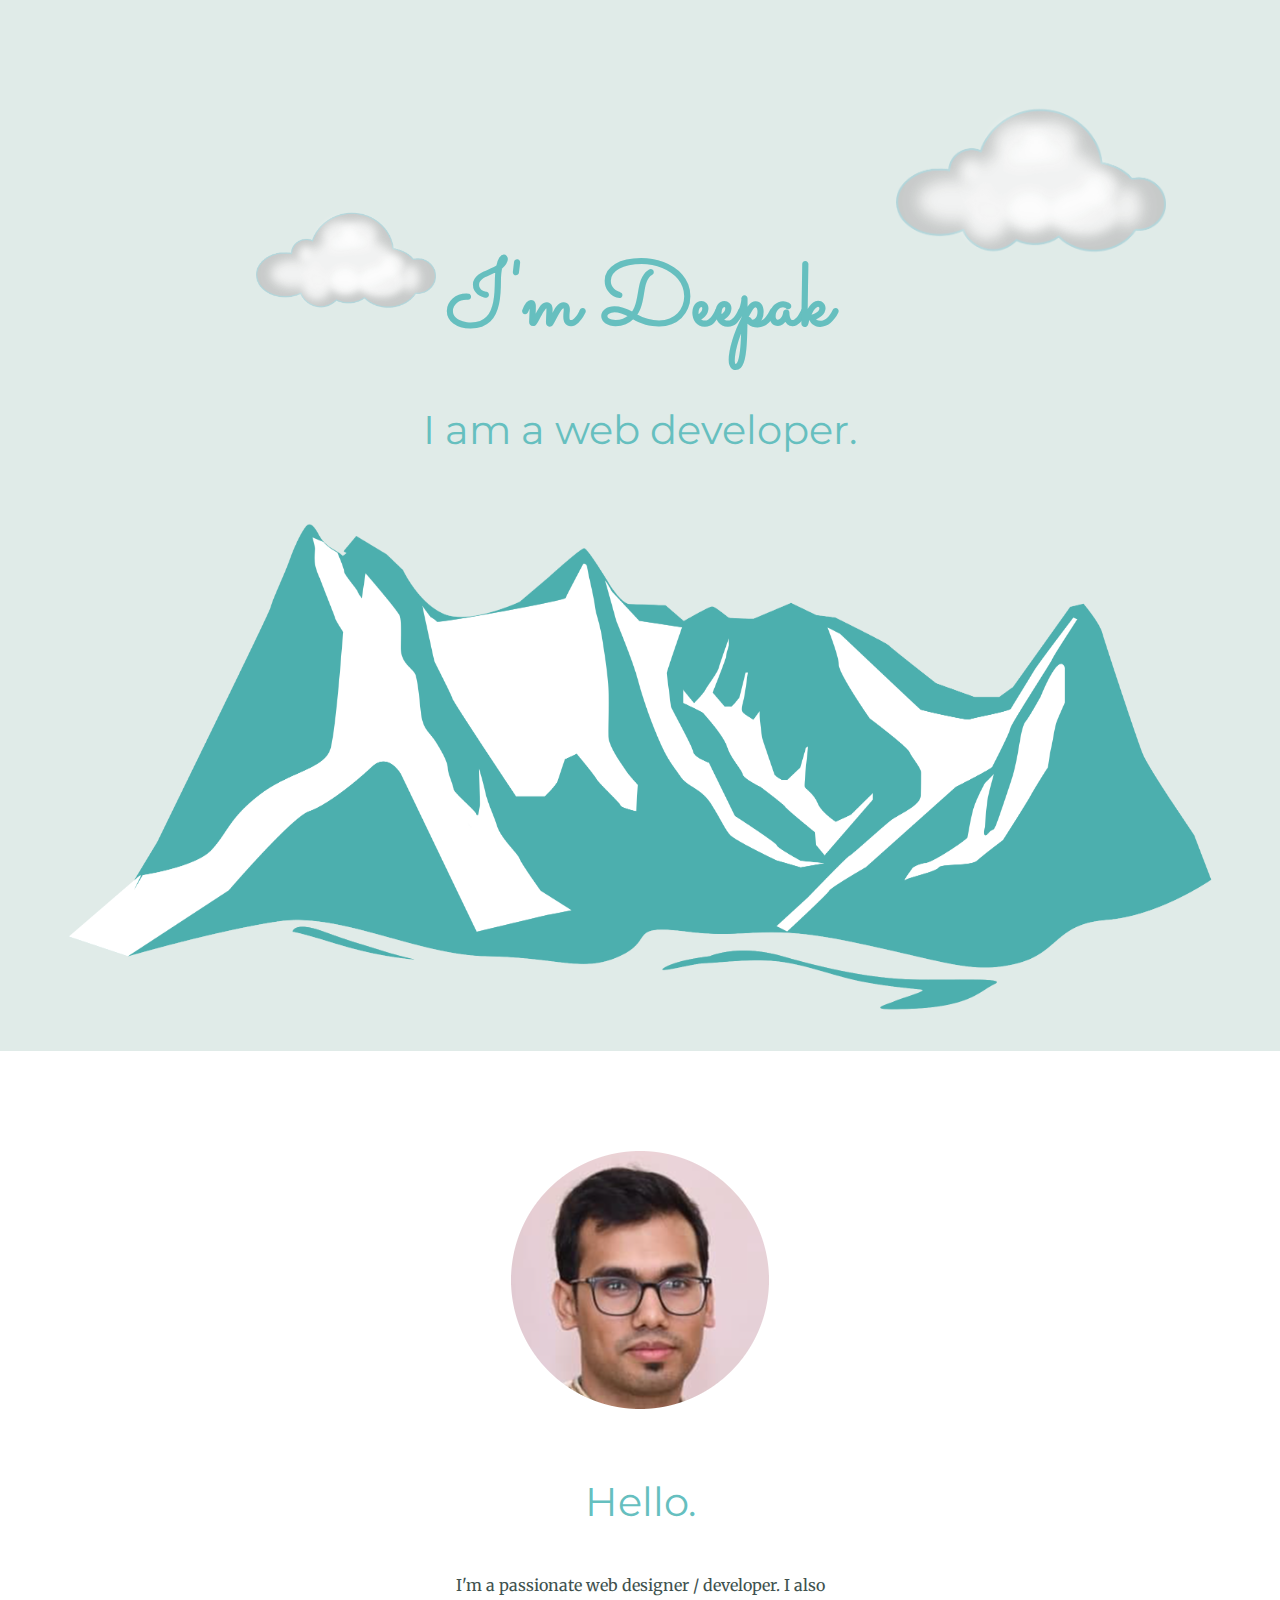
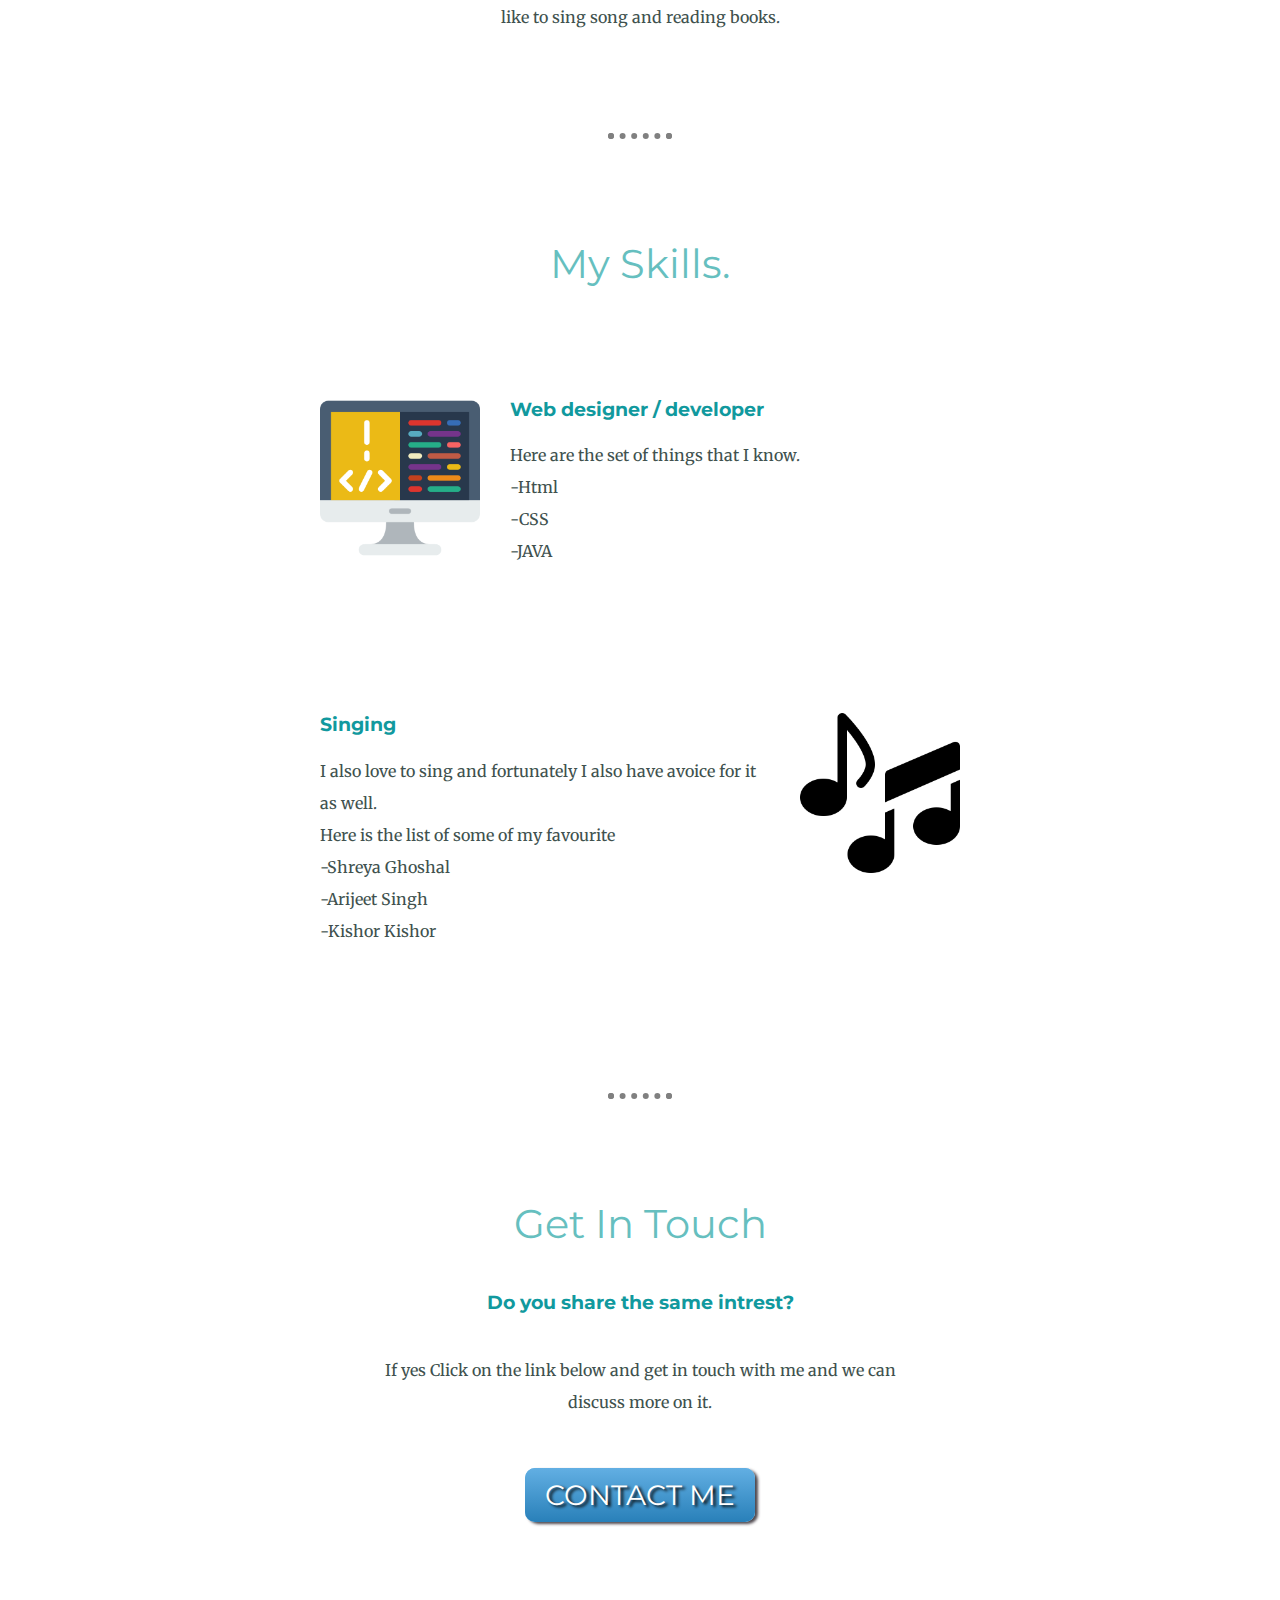
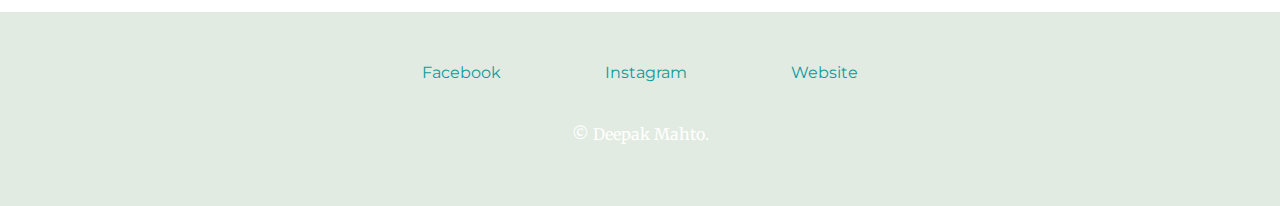
<file: index.html>
<!DOCTYPE html>
<html lang="en" dir="ltr">

<head>
    <meta charset="utf-8">
    <title>Deepak Mahto</title>
    <link rel="stylesheet" href="css/styles.css">
    <link rel="icon" href="favicon.ico">
    <link rel="preconnect" href="https://fonts.googleapis.com">
    <link rel="preconnect" href="https://fonts.gstatic.com" crossorigin>
    <link href="https://fonts.googleapis.com/css2?family=Merriweather&family=Montserrat&family=Sacramento&display=swap" rel="stylesheet">
</head>

<body>
    <div class="top-container">
        <img class="top-cloud" src="images/cloud.png" alt="cloud-img"><br>
        <h1>I'm Deepak</h1>
        <h2>I am a web developer.</h2>
        <img class="bottom-cloud" src="images/cloud.png" alt="cloud-img"><br>
        <img class="mountain" src="images/mountain.png" alt="mountain-img">
    </div>
    <div class="middle-container">
        <div class="profile">
            <img src="images/profile.png" alt="profile-img">
            <h2>Hello.</h2>
            <p class="intro">I'm a passionate web designer / developer. I also like to sing song and reading books.</p>
        </div>
        <hr>
        <div class="skills">
            <h2>My Skills.</h2>
            <div class="skill-row">
                <img class="skill-web-developer" src="images/developer.png" alt="developer-img">
                <h3>Web designer / developer</h3>
                <p>Here are the set of things that I know.<br>-Html <br>-CSS <br>-JAVA</p>

            </div>
            <div class="skill-row">
                <img class="skill-singing" src="images/singing.png" alt="singing-img">
                <h3>Singing</h3>
                <p>I also love to sing and fortunately I also have avoice for it as well.<br>Here is the list of some of my favourite <br>-Shreya Ghoshal <br>-Arijeet Singh <br>-Kishor Kishor</p>
            </div>
        </div>
        <hr>
        <div class="contact-me">
            <h2>Get In Touch</h2>
            <h3>Do you share the same intrest?</h3>
            <p class="contact-msg">If yes Click on the link below and get in touch with me and we can discuss more on it.</p>
            <a class="btn" href="contact.html">CONTACT ME</a>
        </div>
    </div>


    <div class="bottom-container">
        <a class="footer-link" href="https://www.facebook.com/deepak.mahto.942">Facebook</a>
        <a class="footer-link" href="https://www.instagram.com/deepak996/?hl=en">Instagram</a>
        <a class="footer-link" href="https://deepakdroi.github.io/cv/">Website</a>
        <p class="copy-right">© Deepak Mahto.</p>
    </div>


</body>

</html>
</file>
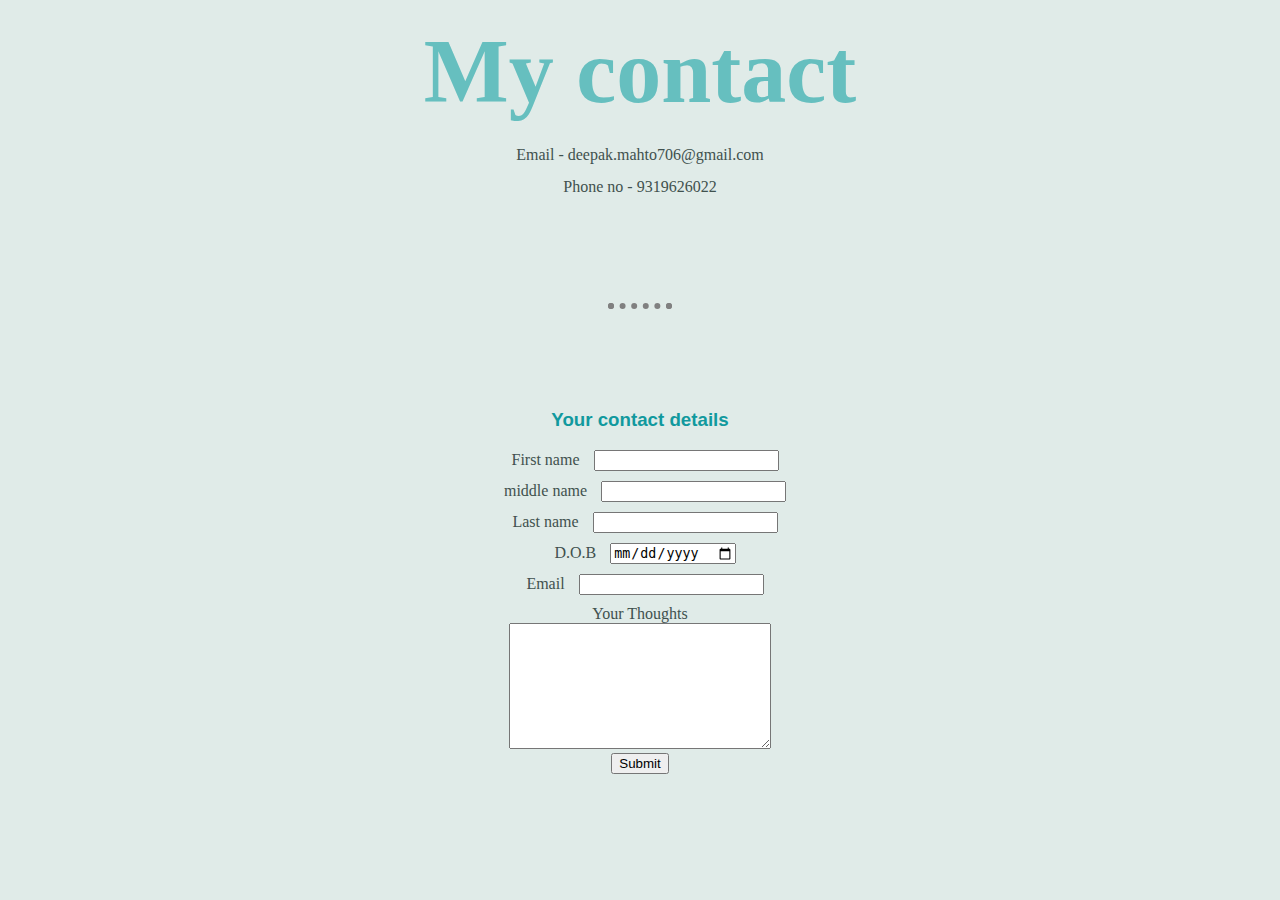
<file: contact.html>
<!DOCTYPE html>
<html lang="en" dir="ltr">
  <head>
    <meta charset="utf-8">
    <title>My Contact</title>
    <link rel="stylesheet" href="css/styles.css">
  </head>
  <body class="contact-body">
    <h1>My contact</h1>
    <p>Email - deepak.mahto706@gmail.com <br>Phone no  - 9319626022</p>
    <hr>

    <h3 class="form-section">Your contact details</h3>
    <form action="mailto:deepak.mahto706@gmail.com" method="post" enctype="text/plain">
      <label>First name</label>
      <input type="text" name="First name" value=""><br>
      <label>middle name</label>
      <input type="text" name="Middle name" value=""><br>
      <label>Last name</label>
      <input type="text" name="Last name" value=""><br>
      <label>D.O.B</label>
      <input type="date" name="D.O.B" value=""><br>
      <label>Email</label>
      <input type="email" name="Email" value=""><br>
      <label>Your Thoughts</label><br>
      <textarea name="message" rows="8" cols="30"></textarea><br>
      <input type="submit" name="">

    </form>
  </body>
</html>
</file>
<file: css/styles.css>
body {
  margin: 0;
  text-align: center;
  font-family: 'Merriweather', serif;
  color: #40514E;
}

a {
  color: #11999E;
}

h1 {
  margin: 20px auto 0 auto;
  font-size: 5.625rem;
  color: #66BFBF;
  font-family: 'Sacramento', cursive;
}

h2 {
  color: #66BFBF;
  font-weight: normal;
  font-family: 'Montserrat', sans-serif;
  font-size: 2.5rem;
  padding-bottom: 10px;
}

h3 {
  color: #11999E;
  font-family: 'Montserrat', sans-serif;
}
hr{
  border: dotted grey 6px;
    border-bottom: none;
  width: 4%;
  margin: 100px auto 100px auto;
}
img{
  margin-bottom: 30px;
}
p{
    line-height: 2;
}

a{
  color: #11999E;
  margin: 20px 50px;
  font-family: 'Montserrat', sans-serif;
  text-decoration: none;
}

label{
  padding: 10px;
}
input{
  margin-bottom: 10Px;
}


a:hover{
  color: #ffffff;
}

.contact-body{
  background-color: #e0ebe8;
}
.profile{
  margin-top: 50px;
  margin-bottom: 50px;
}
.intro{
  width: 30%;
  margin:auto;
}

.top-container {
  background-color: #e0ebe8;
  position: relative;
  padding: 200px 0 0 0;

}

.middle-container {
  margin: 100px 0;
}

.bottom-container {
  background-color: #e1ebe1;
  padding: 50px 0 20px;
}

.skill-row{
  width: 50%;
  margin: 100px auto 100px auto;
  text-align: left;

  padding-bottom: 30px;
}

.top-cloud {
  position: absolute;
  left: 70%;
  top: 10%;
  height: 150px;
}

.bottom-cloud {
  position: absolute;
  left: 20%;
  top: 20%;
  height: 100px;
}

.mountain {
  width: 90%;
  height: 500px;
}
.skill-web-developer{
  width: 25%;
  float: left;
  padding-right: 30px;
}
.skill-singing{
  width: 25%;
  float: right;
  padding-left: 30px;
}

.contact-msg{
  width: 40%;
  margin: 40px auto 60px;
}

.copy-right{
  color: #ffffff;
  font-size: 1rem;
  padding: 20px 0;
}

.btn {
  background: #62afe3;
  background-image: -webkit-linear-gradient(top, #62afe3, #2980b9);
  background-image: -moz-linear-gradient(top, #62afe3, #2980b9);
  background-image: -ms-linear-gradient(top, #62afe3, #2980b9);
  background-image: -o-linear-gradient(top, #62afe3, #2980b9);
  background-image: linear-gradient(to bottom, #62afe3, #2980b9);
  -webkit-border-radius: 10;
  -moz-border-radius: 10;
  border-radius: 10px;
  text-shadow: 3px 2px 3px #0a0a0a;
  -webkit-box-shadow: 3px 2px 3px #4f494f;
  -moz-box-shadow: 3px 2px 3px #4f494f;
  box-shadow: 3px 2px 3px #4f494f;
  font-family: 'Montserrat', sans-serif;
  color: #ffffff;
  font-size: 28px;
  padding: 10px 20px 10px 20px;
  text-decoration: none;
}

.btn:hover {
  background: #6abaeb;
  background-image: -webkit-linear-gradient(top, #6abaeb, #3498db);
  background-image: -moz-linear-gradient(top, #6abaeb, #3498db);
  background-image: -ms-linear-gradient(top, #6abaeb, #3498db);
  background-image: -o-linear-gradient(top, #6abaeb, #3498db);
  background-image: linear-gradient(to bottom, #6abaeb, #3498db);
  text-decoration: none;
}
</file>
